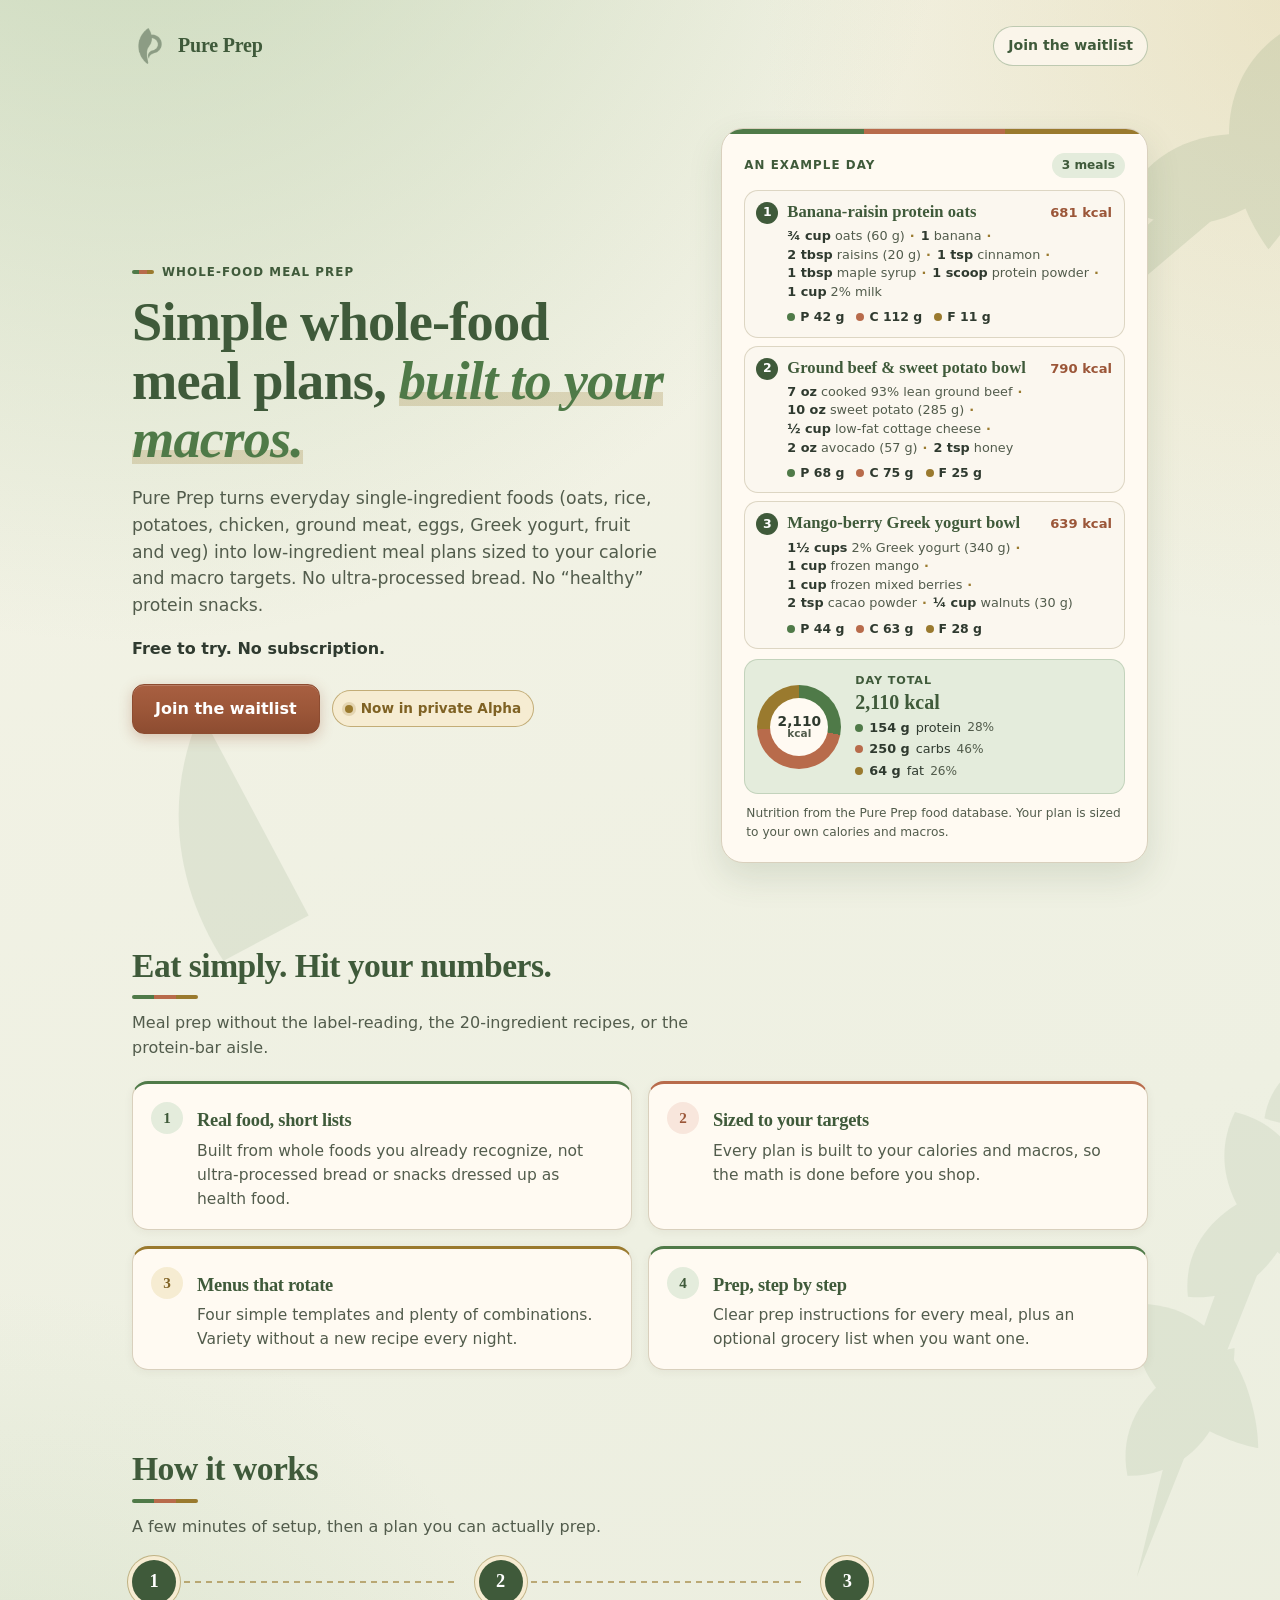
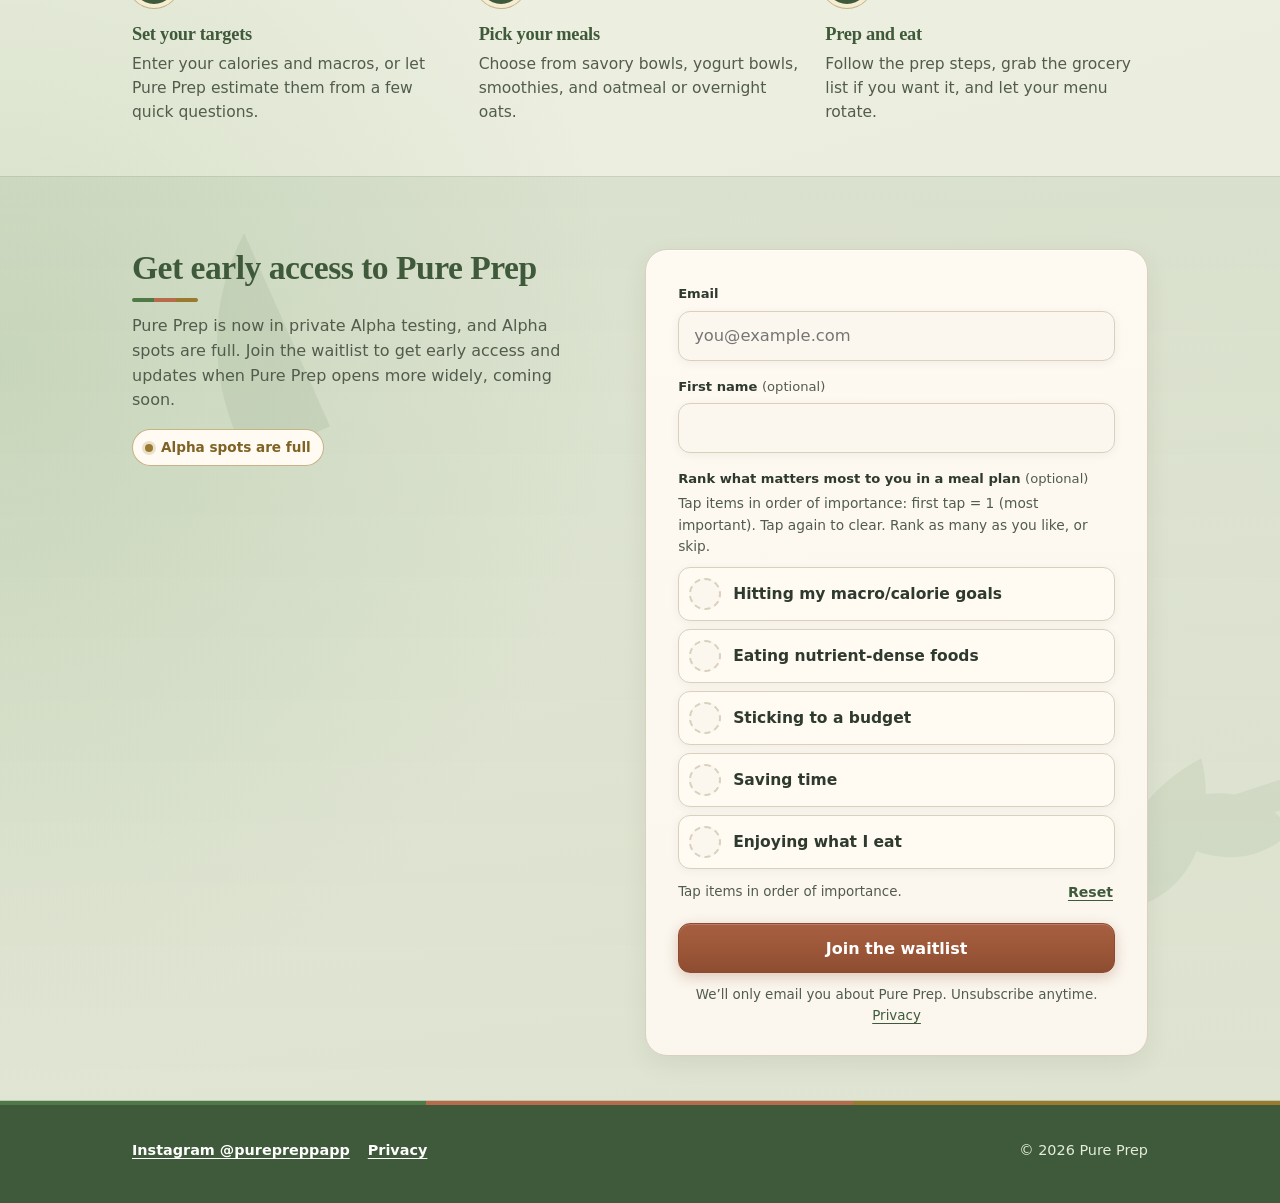
<file: index.html>
<!DOCTYPE html>
<html lang="en">
<head>
  <meta charset="UTF-8" />
  <meta name="viewport" content="width=device-width, initial-scale=1" />
  <title>Pure Prep</title>
  <meta name="robots" content="noindex" />
  <link rel="canonical" href="https://pureprep.app/waitlist/" />
  <link rel="icon" href="/waitlist/favicon.ico?v=2" sizes="any" />
  <script>
    // The waitlist lives at /waitlist/. Keep the query string (UTM params) and hash.
    location.replace('/waitlist/' + location.search + location.hash);
  </script>
  <noscript><meta http-equiv="refresh" content="0; url=/waitlist/" /></noscript>
  <style>
    body { margin: 0; min-height: 100vh; display: grid; place-items: center; background: #f4efe6; color: #2f3a2f;
      font-family: system-ui, -apple-system, "Segoe UI", Roboto, sans-serif; }
    a { color: #3f5a3a; }
  </style>
</head>
<body>
  <p>The Pure Prep waitlist has moved. <a href="/waitlist/">Go to the waitlist</a></p>
</body>
</html>
</file>
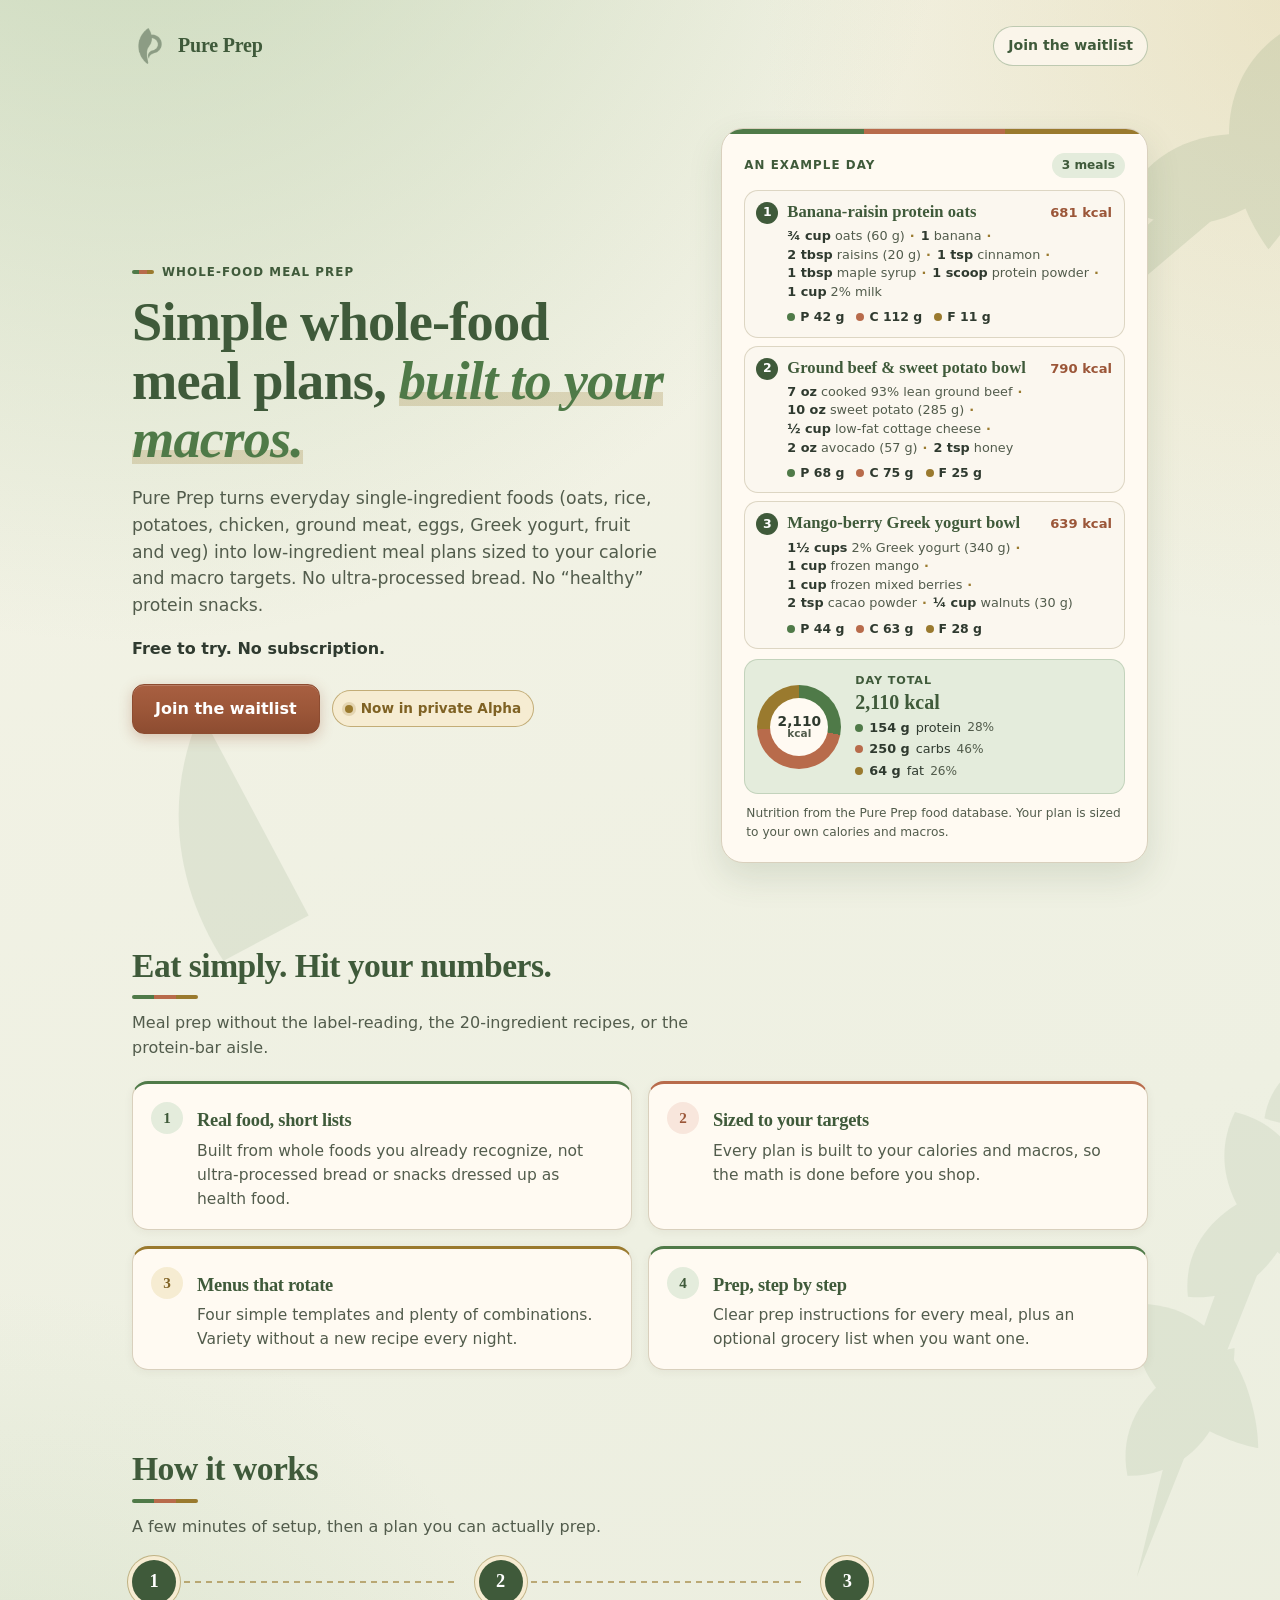
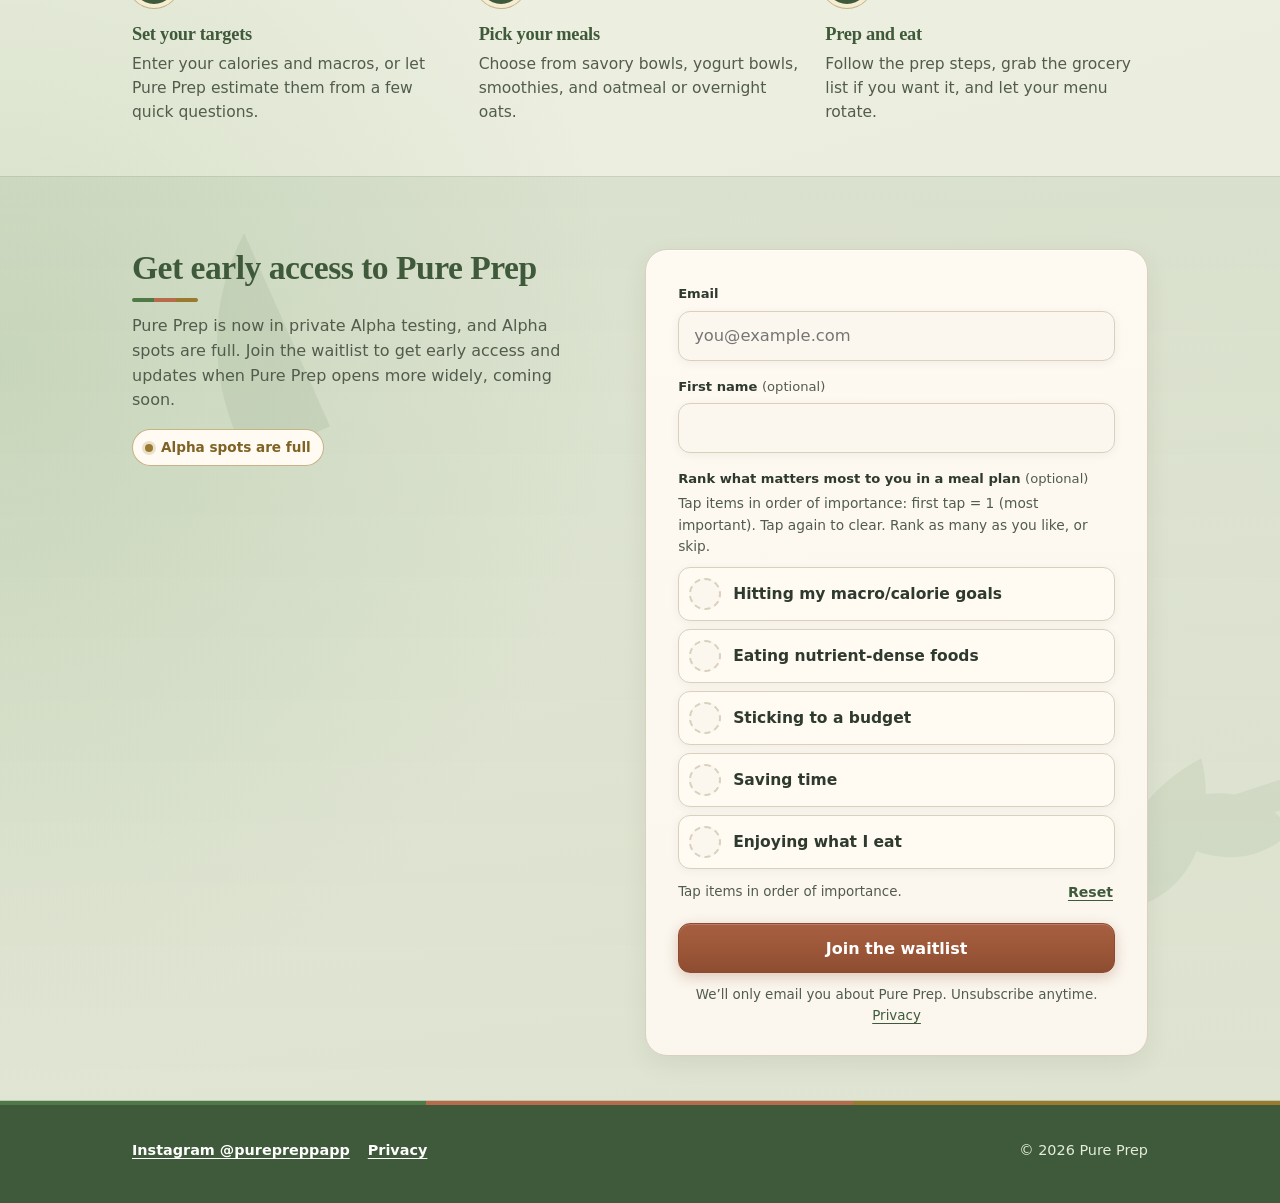
<file: waitlist/index.html>
<!DOCTYPE html>
<html lang="en">
<head>
  <meta charset="UTF-8" />
  <meta name="viewport" content="width=device-width, initial-scale=1, viewport-fit=cover" />
  <title>Pure Prep | Simple whole-food meal plans built to your macros</title>
  <meta name="description" content="Pure Prep builds simple, low-ingredient meal plans from real whole foods, sized to your calorie and macro targets. Free to try. No subscription. Now in private Alpha testing. Join the waitlist for early access." />
  <link rel="canonical" href="https://pureprep.app/waitlist/" />
  <meta name="theme-color" content="#5a7a52" />
  <meta property="og:type" content="website" />
  <meta property="og:site_name" content="Pure Prep" />
  <meta property="og:url" content="https://pureprep.app/waitlist/" />
  <meta property="og:title" content="Pure Prep | Simple whole-food meal plans built to your macros" />
  <meta property="og:description" content="Low-ingredient meal plans from oats, rice, potatoes, chicken, eggs, Greek yogurt, fruit and veg, built to your calories and macros. Free to try. Now in private Alpha testing. Join the waitlist for early access." />
  <meta property="og:locale" content="en_US" />
  <meta name="twitter:card" content="summary" />
  <meta name="twitter:title" content="Pure Prep | Simple whole-food meal plans built to your macros" />
  <meta name="twitter:description" content="Low-ingredient whole-food meal plans built to your calories and macros. Free to try. Now in private Alpha. Join the waitlist for early access." />
  <meta property="og:image" content="https://pureprep.app/waitlist/assets/icon-512.png" />
  <meta property="og:image:width" content="512" />
  <meta property="og:image:height" content="512" />
  <meta property="og:image:alt" content="Pure Prep leaf P logo" />
  <meta name="twitter:image" content="https://pureprep.app/waitlist/assets/icon-512.png" />
  <link rel="icon" type="image/png" sizes="32x32" href="/waitlist/assets/favicon-32.png?v=2" />
  <link rel="icon" type="image/png" sizes="16x16" href="/waitlist/assets/favicon-16.png?v=2" />
  <link rel="icon" type="image/png" sizes="48x48" href="/waitlist/assets/favicon-48.png?v=2" />
  <link rel="icon" href="/waitlist/favicon.ico?v=2" sizes="any" />
  <link rel="apple-touch-icon" href="/waitlist/assets/apple-touch-icon.png?v=2" />
  <link rel="stylesheet" href="/waitlist/styles.css?v=2" />
</head>
<body>
  <a class="skip" href="#join">Skip to the sign-up form</a>
  <div class="leaves" aria-hidden="true">
    <svg width="0" height="0" class="leaf-defs" focusable="false">
      <defs>
        <symbol id="leaf" viewBox="-50 -100 100 200">
          <path d="M0-96C40-64 50-14 32 38 21 68 8 86 0 96-8 86-21 68-32 38-50-14-40-64 0-96Z"/>
          <path class="vein" d="M0-80V92M0-40 22-62M0-40-22-62M0 0 28-24M0 0-28-24M0 40 24 18M0 40-24 18"/>
        </symbol>
        <symbol id="sprig" viewBox="0 0 400 400">
          <path class="stem" d="M60 390C120 300 170 220 250 150S350 60 390 20"/>
          <use href="#leaf" x="-50" y="-100" width="100" height="200" transform="translate(130 290) rotate(-120) scale(.62)"/>
          <use href="#leaf" x="-50" y="-100" width="100" height="200" transform="translate(150 270) rotate(-20) scale(.7)"/>
          <use href="#leaf" x="-50" y="-100" width="100" height="200" transform="translate(215 190) rotate(-115) scale(.6)"/>
          <use href="#leaf" x="-50" y="-100" width="100" height="200" transform="translate(245 165) rotate(-5) scale(.66)"/>
          <use href="#leaf" x="-50" y="-100" width="100" height="200" transform="translate(305 105) rotate(-100) scale(.5)"/>
          <use href="#leaf" x="-50" y="-100" width="100" height="200" transform="translate(330 85) rotate(10) scale(.55)"/>
          <use href="#leaf" x="-50" y="-100" width="100" height="200" transform="translate(385 30) rotate(45) scale(.45)"/>
        </symbol>
      </defs>
    </svg>
    <svg class="lf lf-1" viewBox="0 0 400 400"><use href="#sprig"/></svg>
    <svg class="lf lf-2" viewBox="-50 -100 100 200"><use href="#leaf"/></svg>
    <svg class="lf lf-3" viewBox="0 0 400 400"><use href="#sprig"/></svg>
    <svg class="lf lf-4" viewBox="-50 -100 100 200"><use href="#leaf"/></svg>
    <svg class="lf lf-5" viewBox="0 0 400 400"><use href="#sprig"/></svg>
  </div>


  <header class="site-header">
    <div class="wrap">
      <a class="brand" href="/waitlist/" aria-label="Pure Prep home">
        <img class="mark" src="/waitlist/assets/logo-mark-112.png?v=2" alt="" width="36" height="36" />
        <span class="brand-name">Pure Prep</span>
      </a>
      <a class="header-link" href="#join">Join the waitlist</a>
    </div>
  </header>

  <main>
    <section class="hero" aria-labelledby="hero-title">
      <div class="wrap hero-grid">
        <div>
          <p class="eyebrow">Whole-food meal prep</p>
          <h1 id="hero-title">Simple whole-food meal plans, <em>built to your macros.</em></h1>
          <p class="subhead">Pure Prep turns everyday single-ingredient foods (oats, rice, potatoes, chicken, ground meat, eggs, Greek yogurt, fruit and veg) into low-ingredient meal plans sized to your calorie and macro targets. No ultra-processed bread. No &ldquo;healthy&rdquo; protein snacks.</p>
          <p class="free-line">Free to try. No subscription.</p>
          <div class="hero-actions">
            <a class="btn" href="#join">Join the waitlist</a>
            <span class="pill">Now in private Alpha</span>
          </div>
        </div>

        <aside class="plate day" aria-labelledby="day-title">
          <div class="day-top">
            <p class="plate-label" id="day-title">An example day</p>
            <span class="day-chip">3 meals</span>
          </div>
          <ol class="meals">
            <li class="meal">
              <div class="meal-head"><strong>Banana-raisin protein oats</strong><span class="kcal">681 kcal</span></div>
              <ul class="ings">
                <li><b>&frac34; cup</b> oats (60 g)</li><li><b>1</b> banana</li><li><b>2 tbsp</b> raisins (20 g)</li><li><b>1 tsp</b> cinnamon</li><li><b>1 tbsp</b> maple syrup</li><li><b>1 scoop</b> protein powder</li><li><b>1 cup</b> 2% milk</li>
              </ul>
              <p class="macros"><span class="m p"><i aria-hidden="true"></i>P 42 g</span><span class="m c"><i aria-hidden="true"></i>C 112 g</span><span class="m f"><i aria-hidden="true"></i>F 11 g</span></p>
            </li>
            <li class="meal">
              <div class="meal-head"><strong>Ground beef &amp; sweet potato bowl</strong><span class="kcal">790 kcal</span></div>
              <ul class="ings">
                <li><b>7 oz</b> cooked 93% lean ground beef</li><li><b>10 oz</b> sweet potato (285 g)</li><li><b>&frac12; cup</b> low-fat cottage cheese</li><li><b>2 oz</b> avocado (57 g)</li><li><b>2 tsp</b> honey</li>
              </ul>
              <p class="macros"><span class="m p"><i aria-hidden="true"></i>P 68 g</span><span class="m c"><i aria-hidden="true"></i>C 75 g</span><span class="m f"><i aria-hidden="true"></i>F 25 g</span></p>
            </li>
            <li class="meal">
              <div class="meal-head"><strong>Mango-berry Greek yogurt bowl</strong><span class="kcal">639 kcal</span></div>
              <ul class="ings">
                <li><b>1&frac12; cups</b> 2% Greek yogurt (340 g)</li><li><b>1 cup</b> frozen mango</li><li><b>1 cup</b> frozen mixed berries</li><li><b>2 tsp</b> cacao powder</li><li><b>&frac14; cup</b> walnuts (30 g)</li>
              </ul>
              <p class="macros"><span class="m p"><i aria-hidden="true"></i>P 44 g</span><span class="m c"><i aria-hidden="true"></i>C 63 g</span><span class="m f"><i aria-hidden="true"></i>F 28 g</span></p>
            </li>
          </ol>
          <div class="day-total">
            <div class="donut" role="img" aria-label="Calories from protein 28%, carbs 46%, fat 26%"><span>2,110<small>kcal</small></span></div>
            <div class="day-sum">
              <p class="total-label">Day total</p>
              <p class="total-kcal">2,110 kcal</p>
              <ul class="legend">
                <li class="p"><i aria-hidden="true"></i><b>154 g</b> protein <span>28%</span></li>
                <li class="c"><i aria-hidden="true"></i><b>250 g</b> carbs <span>46%</span></li>
                <li class="f"><i aria-hidden="true"></i><b>64 g</b> fat <span>26%</span></li>
              </ul>
            </div>
          </div>
          <p class="plate-foot">Nutrition from the Pure Prep food database. Your plan is sized to your own calories and macros.</p>
        </aside>
      </div>
    </section>

    <section aria-labelledby="why-title">
      <div class="wrap">
        <div class="section-head">
          <h2 id="why-title">Eat simply. Hit your numbers.</h2>
          <p>Meal prep without the label-reading, the 20-ingredient recipes, or the protein-bar aisle.</p>
        </div>
        <ul class="benefits">
          <li class="benefit">
            <span class="num" aria-hidden="true">1</span>
            <h3>Real food, short lists</h3>
            <p>Built from whole foods you already recognize, not ultra-processed bread or snacks dressed up as health food.</p>
          </li>
          <li class="benefit">
            <span class="num" aria-hidden="true">2</span>
            <h3>Sized to your targets</h3>
            <p>Every plan is built to your calories and macros, so the math is done before you shop.</p>
          </li>
          <li class="benefit">
            <span class="num" aria-hidden="true">3</span>
            <h3>Menus that rotate</h3>
            <p>Four simple templates and plenty of combinations. Variety without a new recipe every night.</p>
          </li>
          <li class="benefit">
            <span class="num" aria-hidden="true">4</span>
            <h3>Prep, step by step</h3>
            <p>Clear prep instructions for every meal, plus an optional grocery list when you want one.</p>
          </li>
        </ul>
      </div>
    </section>

    <section aria-labelledby="how-title">
      <div class="wrap">
        <div class="section-head">
          <h2 id="how-title">How it works</h2>
          <p>A few minutes of setup, then a plan you can actually prep.</p>
        </div>
        <ol class="steps">
          <li class="step">
            <div>
              <h3>Set your targets</h3>
              <p>Enter your calories and macros, or let Pure Prep estimate them from a few quick questions.</p>
            </div>
          </li>
          <li class="step">
            <div>
              <h3>Pick your meals</h3>
              <p>Choose from savory bowls, yogurt bowls, smoothies, and oatmeal or overnight oats.</p>
            </div>
          </li>
          <li class="step">
            <div>
              <h3>Prep and eat</h3>
              <p>Follow the prep steps, grab the grocery list if you want it, and let your menu rotate.</p>
            </div>
          </li>
        </ol>
      </div>
    </section>

    <section class="join" id="join" aria-labelledby="join-title">
      <div class="wrap join-grid">
        <div class="section-head">
          <h2 id="join-title">Get early access to Pure Prep</h2>
          <p>Pure Prep is now in private Alpha testing, and Alpha spots are full. Join the waitlist to get early access and updates when Pure Prep opens more widely, coming soon.</p>
          <p style="margin-top:16px"><span class="pill">Alpha spots are full</span></p>
        </div>

        <div class="card">
          <form id="waitlist" action="https://docs.google.com/forms/d/e/1FAIpQLSeQD9_1A7cSwFVOtUvRsVN56fzPvv_TGy_0XYpSOWCVKMdVaQ/formResponse" method="POST" accept-charset="UTF-8">
            <noscript>
              <p class="noscript">JavaScript is off. You can still <a href="https://docs.google.com/forms/d/e/1FAIpQLSeQD9_1A7cSwFVOtUvRsVN56fzPvv_TGy_0XYpSOWCVKMdVaQ/viewform">join the waitlist on our Google Form</a>.</p>
            </noscript>

            <div class="field">
              <label for="email">Email</label>
              <input class="input" id="email" name="entry.1866340081" type="email" inputmode="email" autocomplete="email" autocapitalize="off" spellcheck="false" placeholder="you@example.com" enterkeyhint="next" required aria-describedby="email-error" />
              <p class="error" id="email-error" aria-live="polite"></p>
            </div>

            <div class="field">
              <label for="first-name">First name <span class="opt">(optional)</span></label>
              <input class="input" id="first-name" name="entry.265234392" type="text" autocomplete="given-name" autocapitalize="words" maxlength="80" enterkeyhint="next" />
            </div>

            <fieldset class="rank" id="rank">
              <legend>Rank what matters most to you in a meal plan <span class="opt">(optional)</span></legend>
              <p class="rank-help" id="rank-help">Pick a number for each item, 1 = most important. Each number can be used once.</p>
              <ol class="rank-list" aria-describedby="rank-help">
                <li class="rank-row">
                  <label class="rank-fallback" for="rank-0"><span>Hitting my macro/calorie goals</span><select class="input rank-select" id="rank-0" name="entry.1957031590"><option value="">&ndash;</option><option value="1">1</option><option value="2">2</option><option value="3">3</option><option value="4">4</option><option value="5">5</option></select></label>
                  <button type="button" class="rank-item" data-target="rank-0" aria-pressed="false" hidden><span class="rank-badge" aria-hidden="true"></span><span class="rank-text">Hitting my macro/calorie goals</span></button>
                </li>
                <li class="rank-row">
                  <label class="rank-fallback" for="rank-1"><span>Eating nutrient-dense foods</span><select class="input rank-select" id="rank-1" name="entry.904367932"><option value="">&ndash;</option><option value="1">1</option><option value="2">2</option><option value="3">3</option><option value="4">4</option><option value="5">5</option></select></label>
                  <button type="button" class="rank-item" data-target="rank-1" aria-pressed="false" hidden><span class="rank-badge" aria-hidden="true"></span><span class="rank-text">Eating nutrient-dense foods</span></button>
                </li>
                <li class="rank-row">
                  <label class="rank-fallback" for="rank-2"><span>Sticking to a budget</span><select class="input rank-select" id="rank-2" name="entry.663914684"><option value="">&ndash;</option><option value="1">1</option><option value="2">2</option><option value="3">3</option><option value="4">4</option><option value="5">5</option></select></label>
                  <button type="button" class="rank-item" data-target="rank-2" aria-pressed="false" hidden><span class="rank-badge" aria-hidden="true"></span><span class="rank-text">Sticking to a budget</span></button>
                </li>
                <li class="rank-row">
                  <label class="rank-fallback" for="rank-3"><span>Saving time</span><select class="input rank-select" id="rank-3" name="entry.1113407965"><option value="">&ndash;</option><option value="1">1</option><option value="2">2</option><option value="3">3</option><option value="4">4</option><option value="5">5</option></select></label>
                  <button type="button" class="rank-item" data-target="rank-3" aria-pressed="false" hidden><span class="rank-badge" aria-hidden="true"></span><span class="rank-text">Saving time</span></button>
                </li>
                <li class="rank-row">
                  <label class="rank-fallback" for="rank-4"><span>Enjoying what I eat</span><select class="input rank-select" id="rank-4" name="entry.725370958"><option value="">&ndash;</option><option value="1">1</option><option value="2">2</option><option value="3">3</option><option value="4">4</option><option value="5">5</option></select></label>
                  <button type="button" class="rank-item" data-target="rank-4" aria-pressed="false" hidden><span class="rank-badge" aria-hidden="true"></span><span class="rank-text">Enjoying what I eat</span></button>
                </li>
              </ol>
              <div class="rank-tools" hidden>
                <p class="rank-status" id="rank-status" aria-live="polite"></p>
                <button type="button" class="rank-reset" id="rank-reset">Reset</button>
              </div>
            </fieldset>


            <div class="form-actions">
              <button class="btn" type="submit" id="submit-btn">Join the waitlist</button>
            </div>
            <p class="form-status" id="form-status" role="alert"></p>
            <p class="fine">We&rsquo;ll only email you about Pure Prep. Unsubscribe anytime. <a href="/waitlist/privacy.html">Privacy</a></p>
          </form>

          <div class="thanks" id="thanks" hidden tabindex="-1">
            <div class="check" aria-hidden="true"></div>
            <h2 id="thanks-title">You&rsquo;re on the list</h2>
            <p id="thanks-text">Thanks for signing up. We&rsquo;ll email you when Pure Prep opens more widely, plus launch news and updates. In the meantime, follow along on Instagram for simple prep ideas.</p>
            <a class="btn" href="https://www.instagram.com/purepreppapp/" target="_blank" rel="noopener">Follow @purepreppapp</a>
          </div>
        </div>
      </div>
    </section>
  </main>

  <footer class="site-footer">
    <div class="wrap">
      <nav class="footer-links" aria-label="Footer">
        <a href="https://www.instagram.com/purepreppapp/" target="_blank" rel="noopener">Instagram @purepreppapp</a>
        <a href="/waitlist/privacy.html">Privacy</a>
      </nav>
      <p style="margin:0">&copy; 2026 Pure Prep</p>
    </div>
  </footer>

  <script>
  (function () {
    var form = document.getElementById('waitlist');
    // Without fetch, the form falls back to a normal POST to Google Forms.
    if (!form || !window.fetch || !window.URLSearchParams || !window.FormData) return;
    form.setAttribute('novalidate', '');

    var email = document.getElementById('email');
    var emailError = document.getElementById('email-error');
    var status = document.getElementById('form-status');
    var button = document.getElementById('submit-btn');
    var thanks = document.getElementById('thanks');
    var VIEW_URL = 'https://docs.google.com/forms/d/e/1FAIpQLSeQD9_1A7cSwFVOtUvRsVN56fzPvv_TGy_0XYpSOWCVKMdVaQ/viewform';
    var EMAIL_RE = /^[^\s@]+@[^\s@.]+(\.[^\s@.]+)*\.[^\s@.]{2,}$/;

    // Ranking: tap items in order of importance. The selects stay the source of truth
    // (and are the no-JS fallback); the tap buttons just set them.
    var rankBox = document.getElementById('rank');
    var rankSelects = [].slice.call(rankBox.querySelectorAll('.rank-select'));
    var rankButtons = [].slice.call(rankBox.querySelectorAll('.rank-item'));
    var rankStatus = document.getElementById('rank-status');
    var MAX_RANK = rankSelects.length;
    var ORD = ['', '1st', '2nd', '3rd', '4th', '5th'];

    function rankedCount() {
      return rankSelects.filter(function (s) { return s.value; }).length;
    }
    function renderRanks() {
      rankButtons.forEach(function (b) {
        var sel = document.getElementById(b.getAttribute('data-target'));
        var r = sel.value;
        var text = b.querySelector('.rank-text').textContent;
        b.querySelector('.rank-badge').textContent = r || '';
        b.setAttribute('aria-pressed', r ? 'true' : 'false');
        b.setAttribute('aria-label', r ? text + ', ranked ' + r + '. Tap to clear.' : text + ', not ranked. Tap to rank.');
      });
      var n = rankedCount();
      rankStatus.textContent = n === 0 ? 'Tap items in order of importance.'
        : n === MAX_RANK ? 'All ranked. Tap one to change it.'
        : n + ' of ' + MAX_RANK + ' ranked. Tap the ' + ORD[n + 1] + ' most important next, or skip.';
    }
    function clearRank(sel) {
      var old = +sel.value;
      if (!old) return;
      sel.value = '';
      // Close the gap so ranks stay 1..n with no repeats.
      rankSelects.forEach(function (s) { if (+s.value > old) s.value = String(+s.value - 1); });
    }
    rankButtons.forEach(function (b) {
      b.addEventListener('click', function () {
        var sel = document.getElementById(b.getAttribute('data-target'));
        if (sel.value) clearRank(sel);
        else sel.value = String(rankedCount() + 1);
        renderRanks();
      });
    });
    document.getElementById('rank-reset').addEventListener('click', function () {
      rankSelects.forEach(function (s) { s.value = ''; });
      renderRanks();
      if (rankButtons[0]) rankButtons[0].focus();
    });
    rankBox.classList.add('is-tap');
    rankSelects.forEach(function (s) { s.parentNode.hidden = true; });
    rankButtons.forEach(function (b) { b.hidden = false; });
    rankBox.querySelector('.rank-tools').hidden = false;
    document.getElementById('rank-help').textContent = 'Tap items in order of importance: first tap = 1 (most important). Tap again to clear. Rank as many as you like, or skip.';
    renderRanks();


    // Enter/Go on a phone keyboard must never submit the form (it used to skip the
    // ranking). Enter in a text field moves to the next field; after the last text
    // field it closes the keyboard and scrolls to the ranking. Only an actual tap/click
    // on the submit button (or Enter/Space on the focused button) submits.
    var textFields = [].slice.call(form.querySelectorAll('input[type="email"], input[type="text"]'));
    function isTextField(el) { return textFields.indexOf(el) !== -1; }
    function advanceFrom(field) {
      var i = textFields.indexOf(field);
      if (i > -1 && i < textFields.length - 1) { textFields[i + 1].focus(); return; }
      field.blur();
      var first = rankButtons.filter(function (b) { return !b.hidden; })[0];
      if (rankBox.scrollIntoView) rankBox.scrollIntoView({ behavior: 'smooth', block: 'start' });
      if (first) { try { first.focus({ preventScroll: true }); } catch (err) { first.focus(); } }
    }
    textFields.forEach(function (f) {
      f.addEventListener('keydown', function (e) {
        if (e.key === 'Enter' || e.keyCode === 13) { e.preventDefault(); advanceFrom(f); }
      });
    });
    var lastButtonPress = 0;
    function markPress() { lastButtonPress = Date.now(); }
    button.addEventListener('pointerdown', markPress);
    button.addEventListener('touchstart', markPress, { passive: true });
    button.addEventListener('mousedown', markPress);
    button.addEventListener('keydown', function (e) { if (e.key === 'Enter' || e.key === ' ') markPress(); });
    function fromRealPress() { return Date.now() - lastButtonPress < 3000; }
    // Implicit submission (Enter in a field) fires a synthetic click on the button
    // while focus is still in the text field; block that.
    button.addEventListener('click', function (e) {
      if (isTextField(document.activeElement) && !fromRealPress()) {
        e.preventDefault();
        advanceFrom(document.activeElement);
      }
    });

    function setEmailError(msg) {
      emailError.textContent = msg;
      if (msg) email.setAttribute('aria-invalid', 'true');
      else email.removeAttribute('aria-invalid');
    }

    email.addEventListener('input', function () {
      if (email.getAttribute('aria-invalid') === 'true' && EMAIL_RE.test(email.value.trim())) setEmailError('');
    });

    form.addEventListener('submit', function (e) {
      e.preventDefault();
      if (!fromRealPress() && isTextField(document.activeElement)) { advanceFrom(document.activeElement); return; }
      status.textContent = '';
      var value = email.value.trim();
      if (!value) { setEmailError('Please enter your email.'); email.focus(); return; }
      if (!EMAIL_RE.test(value)) { setEmailError('That email doesn\u2019t look quite right. Please check it.'); email.focus(); return; }
      setEmailError('');
      email.value = value;

      var nameField = document.getElementById('first-name');
      nameField.value = nameField.value.trim();
      var firstName = nameField.value;
      var params = new URLSearchParams(new FormData(form));
      // Send one field per ranked row only; leave unranked rows out.
      rankSelects.forEach(function (s) { if (!s.value) params.delete(s.name); });
      var body = params.toString();

      button.disabled = true;
      button.textContent = 'Sending\u2026';

      fetch(form.action, {
        method: 'POST',
        mode: 'no-cors',
        headers: { 'Content-Type': 'application/x-www-form-urlencoded' },
        body: body
      }).then(function () {
        if (firstName) {
          document.getElementById('thanks-title').textContent = 'You\u2019re on the list, ' + firstName;
        }
        form.hidden = true;
        thanks.hidden = false;
        thanks.focus();
      }).catch(function () {
        button.disabled = false;
        button.textContent = 'Join the waitlist';
        status.textContent = 'Something went wrong. Please try again, or ';
        var a = document.createElement('a');
        a.href = VIEW_URL;
        a.textContent = 'use our Google Form';
        status.appendChild(a);
        status.appendChild(document.createTextNode('.'));
      });
    });
  })();
  </script>
</body>
</html>
</file>
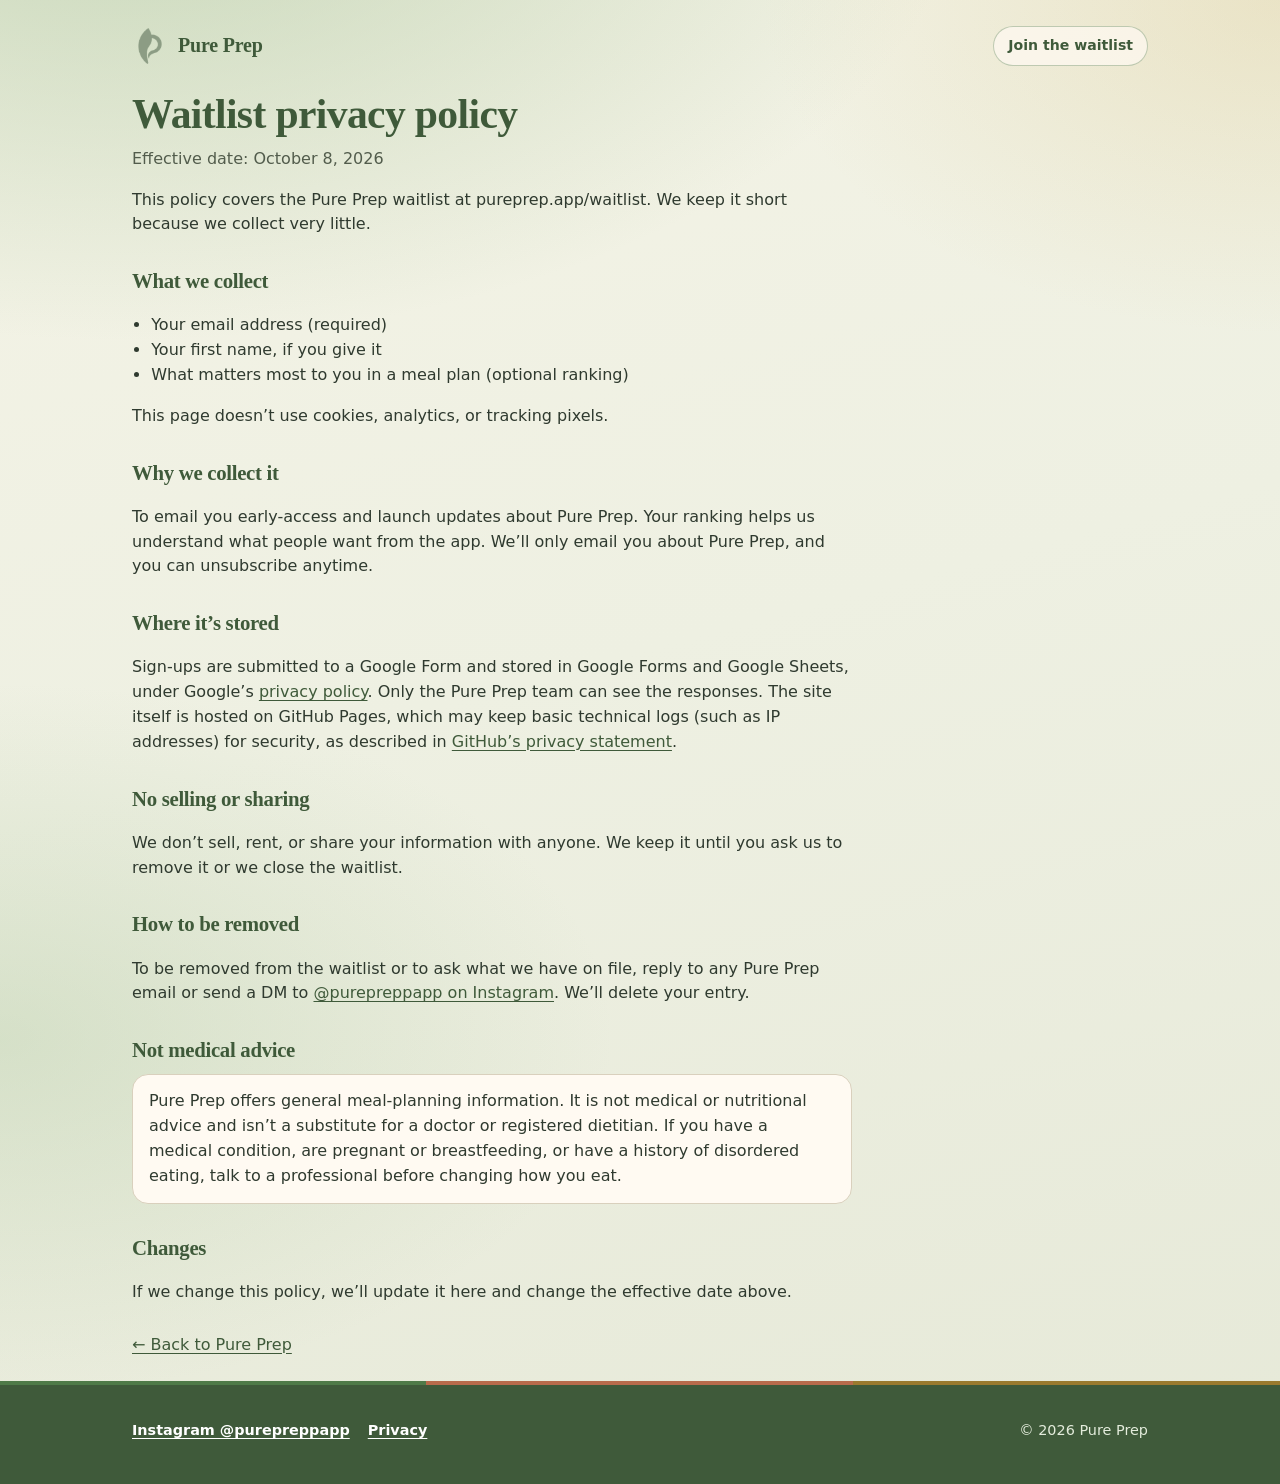
<file: privacy.html>
<!DOCTYPE html>
<html lang="en">
<head>
  <meta charset="UTF-8" />
  <meta name="viewport" content="width=device-width, initial-scale=1" />
  <title>Privacy | Pure Prep waitlist</title>
  <meta name="robots" content="noindex" />
  <link rel="canonical" href="https://pureprep.app/waitlist/privacy.html" />
  <link rel="icon" href="/waitlist/favicon.ico?v=2" sizes="any" />
  <script>
    // The privacy policy moved to /waitlist/privacy.html.
    location.replace('/waitlist/privacy.html' + location.search + location.hash);
  </script>
  <noscript><meta http-equiv="refresh" content="0; url=/waitlist/privacy.html" /></noscript>
  <style>
    body { margin: 0; min-height: 100vh; display: grid; place-items: center; background: #f4efe6; color: #2f3a2f;
      font-family: system-ui, -apple-system, "Segoe UI", Roboto, sans-serif; }
    a { color: #3f5a3a; }
  </style>
</head>
<body>
  <p>The privacy policy has moved. <a href="/waitlist/privacy.html">Read the waitlist privacy policy</a></p>
</body>
</html>
</file>
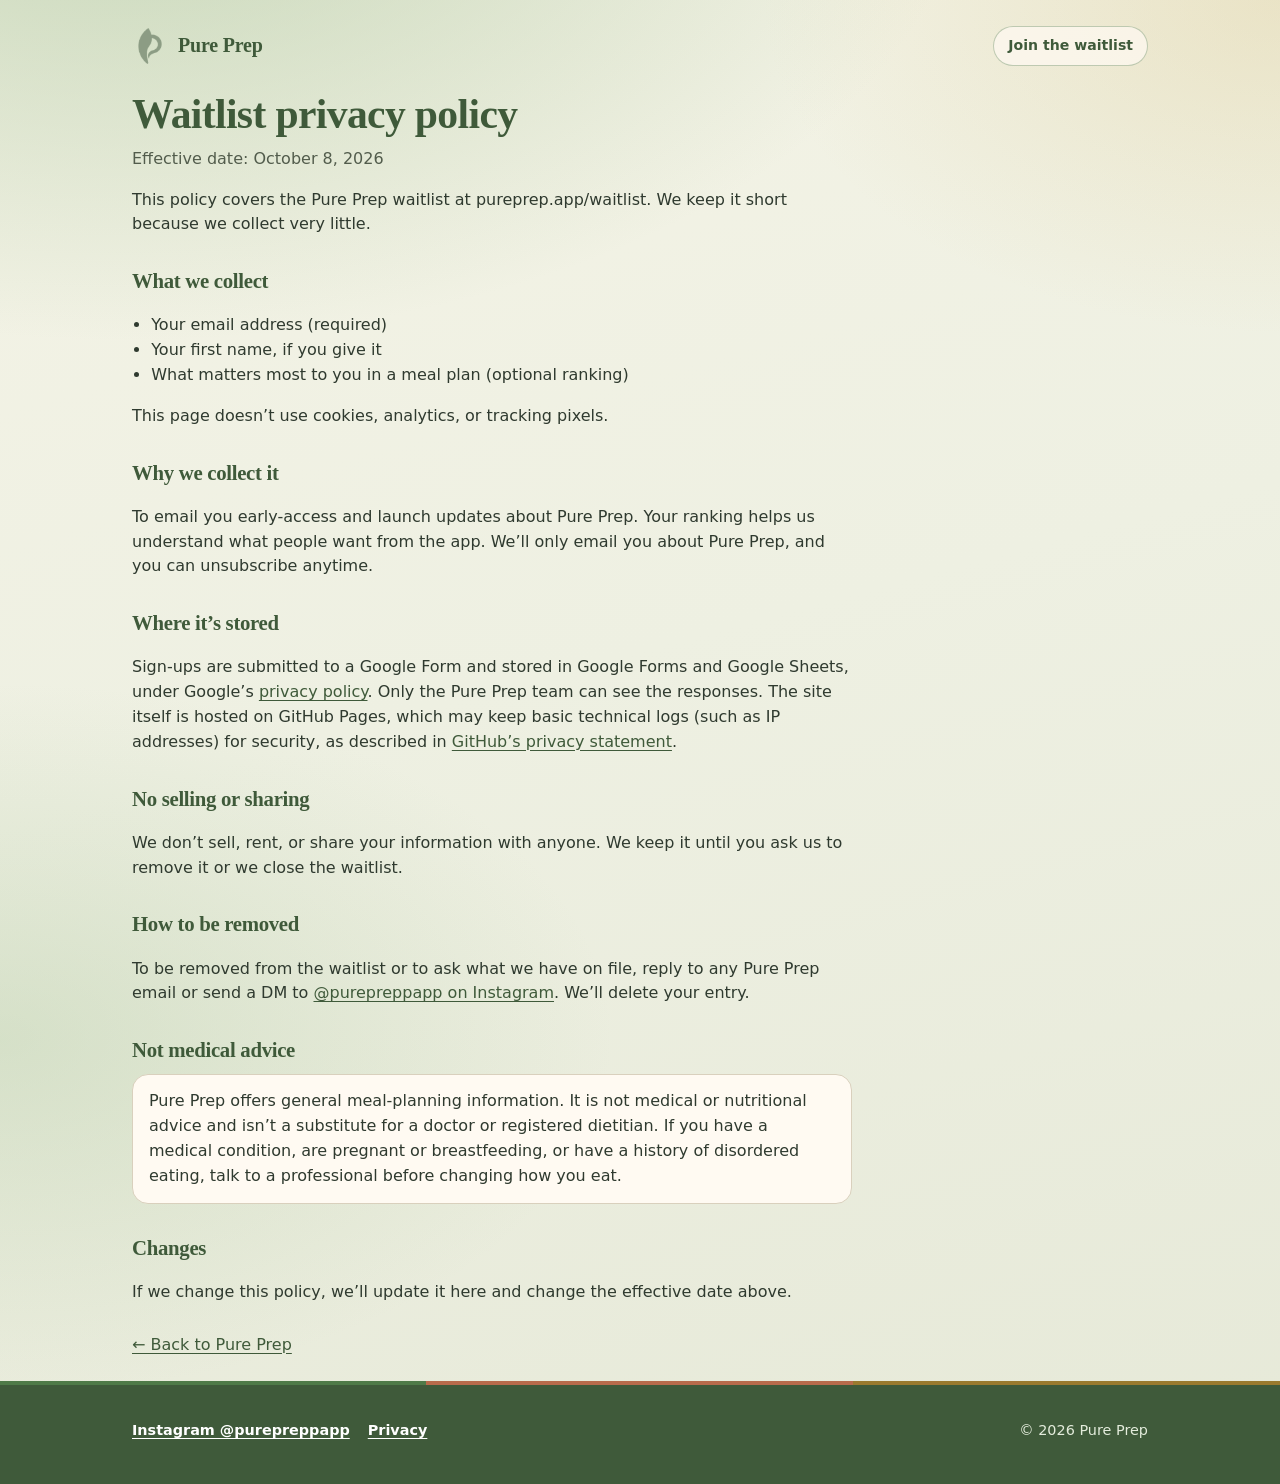
<file: waitlist/privacy.html>
<!DOCTYPE html>
<html lang="en">
<head>
  <meta charset="UTF-8" />
  <meta name="viewport" content="width=device-width, initial-scale=1, viewport-fit=cover" />
  <title>Privacy | Pure Prep waitlist</title>
  <meta name="description" content="How the Pure Prep waitlist collects, stores, and uses your information." />
  <link rel="canonical" href="https://pureprep.app/waitlist/privacy.html" />
  <meta name="theme-color" content="#5a7a52" />
  <meta property="og:type" content="website" />
  <meta property="og:site_name" content="Pure Prep" />
  <meta property="og:url" content="https://pureprep.app/waitlist/privacy.html" />
  <meta property="og:title" content="Privacy | Pure Prep waitlist" />
  <meta property="og:description" content="How the Pure Prep waitlist collects, stores, and uses your information." />
  <link rel="icon" type="image/png" sizes="32x32" href="/waitlist/assets/favicon-32.png?v=2" />
  <link rel="icon" type="image/png" sizes="16x16" href="/waitlist/assets/favicon-16.png?v=2" />
  <link rel="icon" href="/waitlist/favicon.ico?v=2" sizes="any" />
  <link rel="apple-touch-icon" href="/waitlist/assets/apple-touch-icon.png?v=2" />
  <link rel="stylesheet" href="/waitlist/styles.css?v=2" />
</head>
<body>
  <header class="site-header">
    <div class="wrap">
      <a class="brand" href="/waitlist/" aria-label="Pure Prep home">
        <img class="mark" src="/waitlist/assets/logo-mark-112.png?v=2" alt="" width="36" height="36" />
        <span class="brand-name">Pure Prep</span>
      </a>
      <a class="header-link" href="/waitlist/#join">Join the waitlist</a>
    </div>
  </header>

  <main class="wrap">
    <article class="prose">
      <h1>Waitlist privacy policy</h1>
      <p class="meta">Effective date: October 8, 2026</p>
      <p>This policy covers the Pure Prep waitlist at pureprep.app/waitlist. We keep it short because we collect very little.</p>

      <h2>What we collect</h2>
      <ul>
        <li>Your email address (required)</li>
        <li>Your first name, if you give it</li>
        <li>What matters most to you in a meal plan (optional ranking)</li>
      </ul>
      <p>This page doesn&rsquo;t use cookies, analytics, or tracking pixels.</p>

      <h2>Why we collect it</h2>
      <p>To email you early-access and launch updates about Pure Prep. Your ranking helps us understand what people want from the app. We&rsquo;ll only email you about Pure Prep, and you can unsubscribe anytime.</p>

      <h2>Where it&rsquo;s stored</h2>
      <p>Sign-ups are submitted to a Google Form and stored in Google Forms and Google Sheets, under Google&rsquo;s <a href="https://policies.google.com/privacy" rel="noopener">privacy policy</a>. Only the Pure Prep team can see the responses. The site itself is hosted on GitHub Pages, which may keep basic technical logs (such as IP addresses) for security, as described in <a href="https://docs.github.com/en/site-policy/privacy-policies/github-general-privacy-statement" rel="noopener">GitHub&rsquo;s privacy statement</a>.</p>

      <h2>No selling or sharing</h2>
      <p>We don&rsquo;t sell, rent, or share your information with anyone. We keep it until you ask us to remove it or we close the waitlist.</p>

      <h2>How to be removed</h2>
      <!-- TODO: replace the Instagram contact below with a support email address once Pure Prep has one. -->
      <p>To be removed from the waitlist or to ask what we have on file, reply to any Pure Prep email or send a DM to <a href="https://www.instagram.com/purepreppapp/" target="_blank" rel="noopener">@purepreppapp on Instagram</a>. We&rsquo;ll delete your entry.</p>

      <h2>Not medical advice</h2>
      <div class="note">
        <p style="margin:0">Pure Prep offers general meal-planning information. It is not medical or nutritional advice and isn&rsquo;t a substitute for a doctor or registered dietitian. If you have a medical condition, are pregnant or breastfeeding, or have a history of disordered eating, talk to a professional before changing how you eat.</p>
      </div>

      <h2>Changes</h2>
      <p>If we change this policy, we&rsquo;ll update it here and change the effective date above.</p>

      <p style="margin-top:28px"><a href="/waitlist/">&larr; Back to Pure Prep</a></p>
    </article>
  </main>

  <footer class="site-footer">
    <div class="wrap">
      <nav class="footer-links" aria-label="Footer">
        <a href="https://www.instagram.com/purepreppapp/" target="_blank" rel="noopener">Instagram @purepreppapp</a>
        <a href="/waitlist/privacy.html">Privacy</a>
      </nav>
      <p style="margin:0">&copy; 2026 Pure Prep</p>
    </div>
  </footer>
</body>
</html>
</file>
<file: waitlist/styles.css>
/* Pure Prep waitlist — palette and type match the app redesign */
:root {
  --bg: #f4efe6;
  --bg-deep: #ebe4d6;
  --card: #fffaf2;
  --paper: #fbf7ef;
  --text: #2f3a2f;
  --muted: #525c4c;
  --accent: #5a7a52;
  --accent-deep: #3f5a3a;
  --sage: #c5d5bc;
  --sage-soft: rgba(90, 122, 82, 0.12);
  --moss: #6f8f64;
  --clay: #c4785a;
  --clay-soft: rgba(196, 120, 90, 0.14);
  --terracotta: #b86b4b;
  --linen: #e8e0d0;
  --border: #d9d0bd;
  --danger: #b54a3c;
  --shadow: 0 8px 24px rgba(70, 55, 35, 0.08);
  --shadow-soft: 0 2px 10px rgba(70, 55, 35, 0.06);
  --radius: 16px;
  --font-display: "Iowan Old Style", "Palatino Linotype", Palatino, Georgia, "Times New Roman", serif;
  --font-body: system-ui, -apple-system, "Segoe UI", Roboto, "Helvetica Neue", sans-serif;
  /* Macro colors from the app's macro pie (protein / carbs / fat), used as highlight accents.
     The exact hexes are for fills, rules and dots; the -ink shades are for text (WCAG AA). */
  --mac-p: #4f7a48;
  --mac-c: #b86b4b;
  --mac-f: #9a7a2e;
  --orange-ink: #9b5638;
  --yellow-ink: #7f6224;
  --orange-tint: #f8e6dc;
  --yellow-tint: #f6ecd2;
  --green-tint: #e4ecdc;
  --leaf: #4f7a48;
  --tri: linear-gradient(90deg, var(--mac-p) 0 33.3%, var(--mac-c) 33.3% 66.6%, var(--mac-f) 66.6% 100%);
}
* { box-sizing: border-box; }
html { -webkit-text-size-adjust: 100%; scroll-behavior: smooth; }
@media (prefers-reduced-motion: reduce) { html { scroll-behavior: auto; } }
body {
  margin: 0;
  font-family: var(--font-body);
  color: var(--text);
  line-height: 1.55;
  background:
    radial-gradient(ellipse 120% 60% at 10% -10%, rgba(165, 194, 150, 0.6), transparent 55%),
    radial-gradient(ellipse 90% 50% at 100% 0%, rgba(214, 190, 120, 0.28), transparent 45%),
    radial-gradient(ellipse 80% 40% at 0% 70%, rgba(165, 194, 150, 0.32), transparent 60%),
    linear-gradient(165deg, #f4f3e6 0%, #eef0e2 45%, #e6e9d8 100%);
  background-color: var(--bg);
  min-height: 100vh;
  position: relative;
  overflow-x: hidden;
}
/* Decorative leaves: hand-coded SVG, low opacity, behind all content */
.leaves { position: absolute; inset: 0; overflow: hidden; pointer-events: none; z-index: 0; }
.leaf-defs { position: absolute; }
.lf { position: absolute; fill: var(--leaf); opacity: 0.09; }
.lf .vein, .lf .stem { fill: none; stroke: var(--leaf); stroke-width: 2.4; stroke-linecap: round; }
.lf .vein { stroke: #f4f3e6; stroke-width: 2; opacity: 0.7; }
.lf .stem { stroke-width: 5; }
.lf-1 { width: 520px; height: 520px; top: -70px; right: -170px; transform: rotate(8deg); opacity: 0.11; }
.lf-2 { width: 180px; height: 360px; top: 560px; left: -70px; transform: rotate(-28deg); opacity: 0.08; }
.lf-3 { width: 460px; height: 460px; top: 1250px; left: -190px; transform: scaleX(-1) rotate(-10deg); opacity: 0.08; }
.lf-4 { width: 160px; height: 320px; top: 1900px; right: -40px; transform: rotate(32deg); opacity: 0.08; }
.lf-5 { width: 520px; height: 520px; bottom: 120px; right: -220px; transform: rotate(-150deg); opacity: 0.08; }
.site-header, main, .site-footer { position: relative; z-index: 1; }
a { color: var(--accent-deep); text-underline-offset: 3px; }
a:hover { color: var(--accent); }
:focus-visible { outline: 2px solid var(--accent); outline-offset: 2px; }
.wrap { width: min(1080px, 100%); margin: 0 auto; padding: 0 20px; }
.skip { position: absolute; left: -9999px; }
.skip:focus { left: 12px; top: 12px; background: var(--card); padding: 8px 12px; border-radius: 8px; z-index: 10; }

/* Header */
.site-header { padding: 18px 0 6px; }
.site-header .wrap { display: flex; align-items: center; justify-content: space-between; gap: 12px; }
.brand { display: inline-flex; align-items: center; gap: 10px; text-decoration: none; color: var(--accent-deep); }
.mark { width: 36px; height: 36px; display: block; flex: none; }
.brand-name { font-family: var(--font-display); font-weight: 600; font-size: 1.25rem; letter-spacing: -0.01em; }
.header-link {
  font-size: 0.88rem; font-weight: 700; text-decoration: none; color: var(--accent-deep);
  padding: 8px 14px; border-radius: 99px; background: rgba(255, 250, 242, 0.7);
  border: 1px solid rgba(79, 122, 72, 0.35);
}
.header-link:hover { background: var(--green-tint); color: var(--accent-deep); }

/* Hero */
.hero { padding: 28px 0 8px; }
.hero-grid { display: grid; gap: 28px; }
.eyebrow {
  display: inline-flex; align-items: center; gap: 8px;
  color: var(--moss); font-size: 0.74rem; font-weight: 700;
  letter-spacing: 0.09em; text-transform: uppercase; margin: 0 0 12px;
}
.eyebrow { color: var(--accent-deep); }
.eyebrow::before { content: ""; width: 22px; height: 4px; border-radius: 2px; background: var(--tri); }
h1, h2, h3 { font-family: var(--font-display); color: var(--accent-deep); font-weight: 600; letter-spacing: -0.015em; }
h1 { font-size: clamp(2.05rem, 8.4vw, 3.4rem); line-height: 1.08; margin: 0 0 16px; }
h1 em {
  font-style: italic; color: var(--mac-p);
  background: linear-gradient(transparent 68%, rgba(154, 122, 46, 0.24) 68%, rgba(154, 122, 46, 0.24) 92%, transparent 92%);
  -webkit-box-decoration-break: clone; box-decoration-break: clone;
}
.subhead { font-size: 1.08rem; color: var(--muted); margin: 0 0 18px; max-width: 34em; }
.free-line { font-weight: 700; color: var(--text); margin: 0 0 22px; font-size: 1rem; }
.hero-actions { display: flex; flex-wrap: wrap; gap: 12px; align-items: center; }
.pill {
  display: inline-flex; align-items: center; gap: 8px;
  font-size: 0.85rem; font-weight: 700; color: var(--yellow-ink);
  background: var(--yellow-tint); border: 1px solid rgba(154, 122, 46, 0.55);
  padding: 7px 12px; border-radius: 99px;
}
.pill::before { content: ""; width: 8px; height: 8px; border-radius: 50%; background: var(--mac-f); box-shadow: 0 0 0 3px rgba(154, 122, 46, 0.2); }

.btn {
  display: inline-flex; align-items: center; justify-content: center; gap: 8px;
  border-radius: 12px; padding: 14px 22px; min-height: 50px;
  font: 600 1rem/1.2 var(--font-body);
  cursor: pointer; text-decoration: none;
  background: linear-gradient(180deg, #a85f41, var(--orange-ink) 55%, #8d4c31);
  color: #fff; border: 1px solid #8d4c31;
  box-shadow: 0 4px 14px rgba(155, 86, 56, 0.3), inset 0 1px 0 rgba(255, 255, 255, 0.18);
  transition: filter .12s, transform .12s;
}
.btn:hover { filter: brightness(1.06); color: #fff; }
.btn:active { transform: translateY(1px); }
.btn:disabled { opacity: 0.6; cursor: progress; filter: none; transform: none; }
.btn-ghost {
  background: transparent; color: var(--accent-deep); border: 1px solid var(--border); box-shadow: none;
}
.btn-ghost:hover { background: var(--sage-soft); color: var(--accent-deep); }

/* Example day card */
.plate {
  background: var(--card); border: 1px solid var(--border); border-radius: 22px;
  padding: 22px 18px 18px; box-shadow: 0 14px 34px rgba(63, 90, 58, 0.14), inset 0 1px 0 rgba(255,255,255,0.8);
  position: relative; overflow: hidden;
}
.plate::before { content: ""; position: absolute; left: 0; right: 0; top: 0; height: 5px; background: var(--tri); }
.day-top { display: flex; align-items: center; justify-content: space-between; gap: 10px; margin: 0 0 12px; }
.plate-label { font-size: 0.74rem; font-weight: 800; letter-spacing: 0.09em; text-transform: uppercase; color: var(--accent-deep); margin: 0; }
.day-chip { font-size: 0.76rem; font-weight: 700; color: var(--accent-deep); background: var(--green-tint); border-radius: 99px; padding: 3px 10px; }
.meals { list-style: none; margin: 0; padding: 0; display: grid; gap: 8px; counter-reset: meal; }
.meal {
  counter-increment: meal; position: relative;
  padding: 11px 12px 10px 42px; border-radius: 14px; background: var(--paper); border: 1px solid rgba(217, 208, 189, 0.85);
}
.meal::before {
  content: counter(meal); position: absolute; left: 11px; top: 11px;
  width: 22px; height: 22px; border-radius: 50%; display: grid; place-items: center;
  background: var(--accent-deep); color: #fff; font: 700 0.78rem/1 var(--font-body);
}
.meal-head { display: flex; justify-content: space-between; align-items: baseline; gap: 10px; }
.meal-head strong { font-family: var(--font-display); font-size: 1.04rem; line-height: 1.25; color: var(--accent-deep); font-weight: 600; }
.kcal { flex: none; font-size: 0.82rem; font-weight: 800; color: var(--orange-ink); white-space: nowrap; }
.ings { list-style: none; margin: 4px 0 6px; padding: 0; font-size: 0.8rem; line-height: 1.45; color: var(--muted); }
.ings li { display: inline-block; max-width: 100%; }
.ings li:not(:last-child)::after { content: "\00B7"; color: var(--mac-f); font-weight: 800; margin: 0 6px 0 5px; }
.ings b { color: var(--text); font-weight: 650; }
.macros { display: flex; flex-wrap: wrap; gap: 4px 12px; margin: 0; font-size: 0.78rem; font-weight: 700; color: var(--text); }
.m { display: inline-flex; align-items: center; gap: 5px; }
.m i, .legend i { width: 8px; height: 8px; border-radius: 50%; display: inline-block; flex: none; }
.p i { background: var(--mac-p); } .c i { background: var(--mac-c); } .f i { background: var(--mac-f); }
.day-total {
  display: flex; align-items: center; gap: 14px; margin-top: 10px; padding: 12px;
  border-radius: 14px; background: var(--green-tint); border: 1px solid rgba(79, 122, 72, 0.22);
}
.donut {
  flex: none; width: 84px; height: 84px; border-radius: 50%; position: relative; display: grid; place-items: center;
  background: conic-gradient(var(--mac-p) 0 28%, var(--mac-c) 28% 74%, var(--mac-f) 74% 100%);
}
.donut::before { content: ""; position: absolute; inset: 13px; border-radius: 50%; background: var(--card); }
.donut span { position: relative; font: 700 0.86rem/1.05 var(--font-body); color: var(--text); text-align: center; }
.donut small { display: block; font-size: 0.66rem; font-weight: 600; color: var(--muted); }
.day-sum { min-width: 0; }
.total-label { margin: 0; font-size: 0.7rem; font-weight: 800; letter-spacing: 0.08em; text-transform: uppercase; color: var(--accent-deep); }
.total-kcal { margin: 0 0 4px; font: 600 1.25rem/1.2 var(--font-display); color: var(--accent-deep); }
.legend { list-style: none; margin: 0; padding: 0; display: grid; gap: 2px; font-size: 0.8rem; color: var(--text); }
.legend li { display: flex; align-items: center; gap: 6px; }
.legend b { font-weight: 700; }
.legend span { color: var(--muted); font-size: 0.76rem; }
.plate-foot { margin: 10px 2px 0; font-size: 0.76rem; color: var(--muted); }

/* Sections */
section { padding: 44px 0 8px; }
.section-head { margin-bottom: 20px; }
.section-head h2 { font-size: clamp(1.55rem, 5.6vw, 2.1rem); line-height: 1.15; margin: 0 0 12px; }
.section-head h2::after { content: ""; display: block; width: 66px; height: 4px; border-radius: 2px; margin-top: 10px; background: var(--tri); }
.section-head p { color: var(--muted); margin: 0; max-width: 36em; }

.benefits { list-style: none; padding: 0; margin: 0; display: grid; gap: 12px; }
.benefit {
  background: var(--card); border: 1px solid var(--border); border-radius: var(--radius);
  padding: 18px 18px 18px 64px; position: relative; box-shadow: var(--shadow-soft);
  border-top: 3px solid var(--mac-p);
}
.benefit:nth-child(2) { border-top-color: var(--mac-c); }
.benefit:nth-child(3) { border-top-color: var(--mac-f); }
.benefit .num {
  position: absolute; left: 18px; top: 18px; width: 32px; height: 32px; border-radius: 50%;
  display: grid; place-items: center; background: var(--green-tint); color: var(--accent-deep);
  font: 700 0.95rem/1 var(--font-display);
}
.benefit:nth-child(2) .num { background: var(--orange-tint); color: var(--orange-ink); }
.benefit:nth-child(3) .num { background: var(--yellow-tint); color: var(--yellow-ink); }
.benefit h3 { font-size: 1.15rem; margin: 4px 0 4px; }
.benefit p { margin: 0; color: var(--muted); font-size: 0.97rem; }

.steps { list-style: none; padding: 0; margin: 0; display: grid; gap: 0; counter-reset: step; }
.step { display: grid; grid-template-columns: 44px 1fr; gap: 14px; padding-bottom: 20px; position: relative; align-content: start; }
.step::before {
  counter-increment: step; content: counter(step);
  width: 44px; height: 44px; border-radius: 50%;
  display: grid; place-items: center;
  background: var(--accent-deep); color: #fff;
  font: 600 1.15rem/1 var(--font-display);
  box-shadow: 0 0 0 4px var(--yellow-tint), 0 0 0 5px rgba(154, 122, 46, 0.5);
}
.step::after {
  content: ""; position: absolute; left: 21px; top: 54px; bottom: 4px; width: 2px;
  background: repeating-linear-gradient(180deg, var(--mac-f) 0 6px, transparent 6px 11px); opacity: 0.6;
}
.step:last-child::after { display: none; }
.step h3 { font-size: 1.15rem; margin: 9px 0 4px; }
.step p { margin: 0; color: var(--muted); font-size: 0.97rem; }

/* Sign-up */
.join {
  padding-bottom: 44px; margin-top: 44px;
  background: linear-gradient(180deg, rgba(79, 122, 72, 0.11), rgba(79, 122, 72, 0.05));
  border-top: 1px solid rgba(79, 122, 72, 0.2); border-bottom: 1px solid rgba(79, 122, 72, 0.2);
}
.join .pill { background: var(--card); }
.card {
  background:
    linear-gradient(180deg, rgba(255,250,242,0.97), rgba(251,247,239,0.98)),
    repeating-linear-gradient(0deg, transparent, transparent 27px, rgba(217, 208, 189, 0.22) 28px);
  border: 1px solid var(--border); border-radius: 22px;
  padding: 26px 20px 22px; box-shadow: var(--shadow), inset 0 1px 0 rgba(255,255,255,0.8);
}
.card h2 { font-size: clamp(1.55rem, 5.6vw, 2.1rem); line-height: 1.15; margin: 0 0 8px; }
.card .lede { color: var(--muted); margin: 0 0 20px; }
.field { margin-bottom: 16px; }
.field > label, fieldset legend {
  display: block; font-size: 0.82rem; font-weight: 700; color: var(--text); margin-bottom: 6px; padding: 0;
}
.opt { font-weight: 500; color: var(--muted); }
.input {
  width: 100%; padding: 13px 15px; min-height: 50px;
  border-radius: 12px; border: 1px solid var(--border);
  background: var(--paper); color: var(--text);
  font: 400 1.02rem/1.3 var(--font-body);
  box-shadow: var(--shadow-soft); -webkit-appearance: none; appearance: none;
}
.input:focus { outline: 2px solid var(--sage); border-color: var(--accent); background: #fff; }
.input[aria-invalid="true"] { border-color: var(--danger); outline-color: rgba(181, 74, 60, 0.25); }
.error { color: var(--danger); font-size: 0.86rem; font-weight: 600; margin: 6px 0 0; }
.error:empty { display: none; }
fieldset { border: 0; margin: 0 0 16px; padding: 0; min-width: 0; }
.choices { display: grid; grid-template-columns: 1fr 1fr; gap: 8px; }
.choice { position: relative; }
.choice input { position: absolute; opacity: 0; inset: 0; width: 100%; height: 100%; margin: 0; cursor: pointer; }
.choice span {
  display: flex; align-items: center; justify-content: center; text-align: center;
  min-height: 48px; padding: 10px 10px; border-radius: 12px;
  border: 1px solid var(--border); background: var(--card);
  font-size: 0.95rem; font-weight: 600; color: var(--text);
  box-shadow: var(--shadow-soft); transition: border-color .15s, background .15s, color .15s;
}
.choice input:hover + span { border-color: var(--sage); }
.choice input:checked + span {
  border-color: var(--accent); background: var(--sage-soft); color: var(--accent-deep);
  box-shadow: 0 0 0 1px rgba(90, 122, 82, 0.25), var(--shadow-soft);
}
.choice input:focus-visible + span { outline: 2px solid var(--accent); outline-offset: 2px; }
.rank-help { margin: -2px 0 10px; font-size: 0.86rem; color: var(--muted); }
.rank-list { list-style: none; margin: 0; padding: 0; display: grid; gap: 8px; }
.rank-fallback { display: flex; align-items: center; justify-content: space-between; gap: 12px; font-size: 0.95rem; font-weight: 600; }
.rank-fallback .input { width: auto; min-width: 72px; min-height: 44px; padding: 8px 12px; }
.rank-item {
  display: flex; align-items: center; gap: 12px; width: 100%; min-height: 52px;
  padding: 10px 14px 10px 10px; border-radius: 12px; text-align: left; cursor: pointer;
  border: 1px solid var(--border); background: var(--card); color: var(--text);
  font: 600 0.97rem/1.25 var(--font-body); box-shadow: var(--shadow-soft);
  -webkit-tap-highlight-color: transparent; touch-action: manipulation;
  transition: border-color .15s, background .15s, color .15s;
}
.rank-item:hover { border-color: var(--sage); }
.rank-badge {
  flex: 0 0 32px; width: 32px; height: 32px; border-radius: 50%;
  display: grid; place-items: center; border: 2px dashed var(--border); background: var(--paper);
  font: 600 1rem/1 var(--font-display); color: var(--paper);
}
.rank-item[aria-pressed="true"] {
  border-color: var(--accent); background: var(--sage-soft); color: var(--accent-deep);
  box-shadow: 0 0 0 1px rgba(90, 122, 82, 0.25), var(--shadow-soft);
}
.rank-item[aria-pressed="true"] .rank-badge { border: 0; background: var(--orange-ink); color: #fff; box-shadow: 0 0 0 3px rgba(184, 107, 75, 0.25); }
.rank-tools { display: flex; align-items: center; justify-content: space-between; gap: 12px; margin-top: 8px; }
.rank-status { margin: 0; font-size: 0.84rem; color: var(--muted); }
.rank-reset {
  flex: none; background: none; border: 0; padding: 8px 2px; cursor: pointer;
  font: 600 0.88rem/1 var(--font-body); color: var(--accent-deep); text-decoration: underline; text-underline-offset: 3px;
}
.rank-reset:hover { color: var(--accent); }
.form-actions { margin-top: 6px; }
.form-actions .btn { width: 100%; }
.fine { font-size: 0.84rem; color: var(--muted); margin: 12px 0 0; text-align: center; }
.form-status { margin: 12px 0 0; font-size: 0.92rem; font-weight: 600; color: var(--danger); text-align: center; }
.form-status:empty { display: none; }
.noscript { background: var(--clay-soft); border: 1px solid rgba(196, 120, 90, 0.3); border-radius: 12px; padding: 12px 14px; margin: 0 0 16px; font-size: 0.95rem; }

.thanks { text-align: center; padding: 10px 4px 4px; }
.thanks:focus { outline: none; }
.check {
  width: 64px; height: 64px; border-radius: 50%; margin: 0 auto 16px;
  background: var(--sage-soft); border: 2px solid var(--accent); position: relative;
}
.check::after {
  content: ""; position: absolute; left: 22px; top: 14px; width: 14px; height: 26px;
  border: solid var(--accent-deep); border-width: 0 4px 4px 0; transform: rotate(45deg);
}
.thanks h2 { margin: 0 0 8px; }
.thanks p { color: var(--muted); margin: 0 auto 18px; max-width: 28em; }
.thanks .btn { width: 100%; max-width: 320px; }
[hidden] { display: none !important; }

/* Footer */
.site-footer { padding: 28px 0 36px; border-top: 4px solid transparent; border-image: var(--tri) 1; background: var(--accent-deep); font-size: 0.9rem; color: #e4ecdc; }
.site-footer a { color: #fff; }
.site-footer a:hover { color: var(--yellow-tint); }
.site-footer .wrap { display: flex; flex-wrap: wrap; gap: 10px 22px; align-items: center; justify-content: space-between; }
.footer-links { display: flex; flex-wrap: wrap; gap: 6px 18px; }
.footer-links a { padding: 6px 0; font-weight: 600; }

/* Privacy / prose pages */
.prose { padding: 20px 0 8px; max-width: 720px; }
.prose h1 { font-size: clamp(1.9rem, 7vw, 2.6rem); }
.prose h2 { font-size: 1.3rem; margin: 28px 0 8px; }
.prose p, .prose li { color: var(--text); }
.prose ul { padding-left: 1.2em; }
.prose .meta { color: var(--muted); margin-top: -6px; }
.note { background: var(--card); border: 1px solid var(--border); border-radius: var(--radius); padding: 14px 16px; }

@media (min-width: 760px) {
  .wrap { padding: 0 32px; }
  .site-header { padding-top: 26px; }
  .hero { padding: 56px 0 12px; }
  .hero-grid { grid-template-columns: 1.25fr 1fr; align-items: center; gap: 56px; }
  .plate { padding: 24px 22px 20px; }
  .lf-2 { top: 640px; } .lf-3 { top: 1100px; left: -120px; }

  section { padding-top: 72px; }
  .benefits { grid-template-columns: 1fr 1fr; gap: 16px; }
  .steps { grid-template-columns: repeat(3, 1fr); gap: 24px; }
  .step { grid-template-columns: 1fr; gap: 10px; padding-bottom: 0; }
  .step::after { left: 52px; right: 0; top: 21px; bottom: auto; width: auto; height: 2px; background: repeating-linear-gradient(90deg, var(--mac-f) 0 6px, transparent 6px 11px); }
  .step h3 { margin-top: 6px; }
  .join-grid { display: grid; grid-template-columns: 1fr 1.1fr; gap: 56px; align-items: start; }
  .card { padding: 34px 32px 28px; }
}
@media (min-width: 1100px) {
  .lf-1 { width: 680px; height: 680px; top: -150px; right: -250px; opacity: 0.12; }
  .lf-2 { width: 240px; height: 480px; top: 520px; left: -30px; opacity: 0.1; }
  .lf-3 { width: 560px; height: 560px; top: 980px; left: auto; right: -230px; transform: rotate(-20deg); opacity: 0.09; }
  .lf-4 { width: 220px; height: 440px; top: 1650px; left: 30px; right: auto; transform: rotate(-24deg); opacity: 0.09; }
}
</file>
